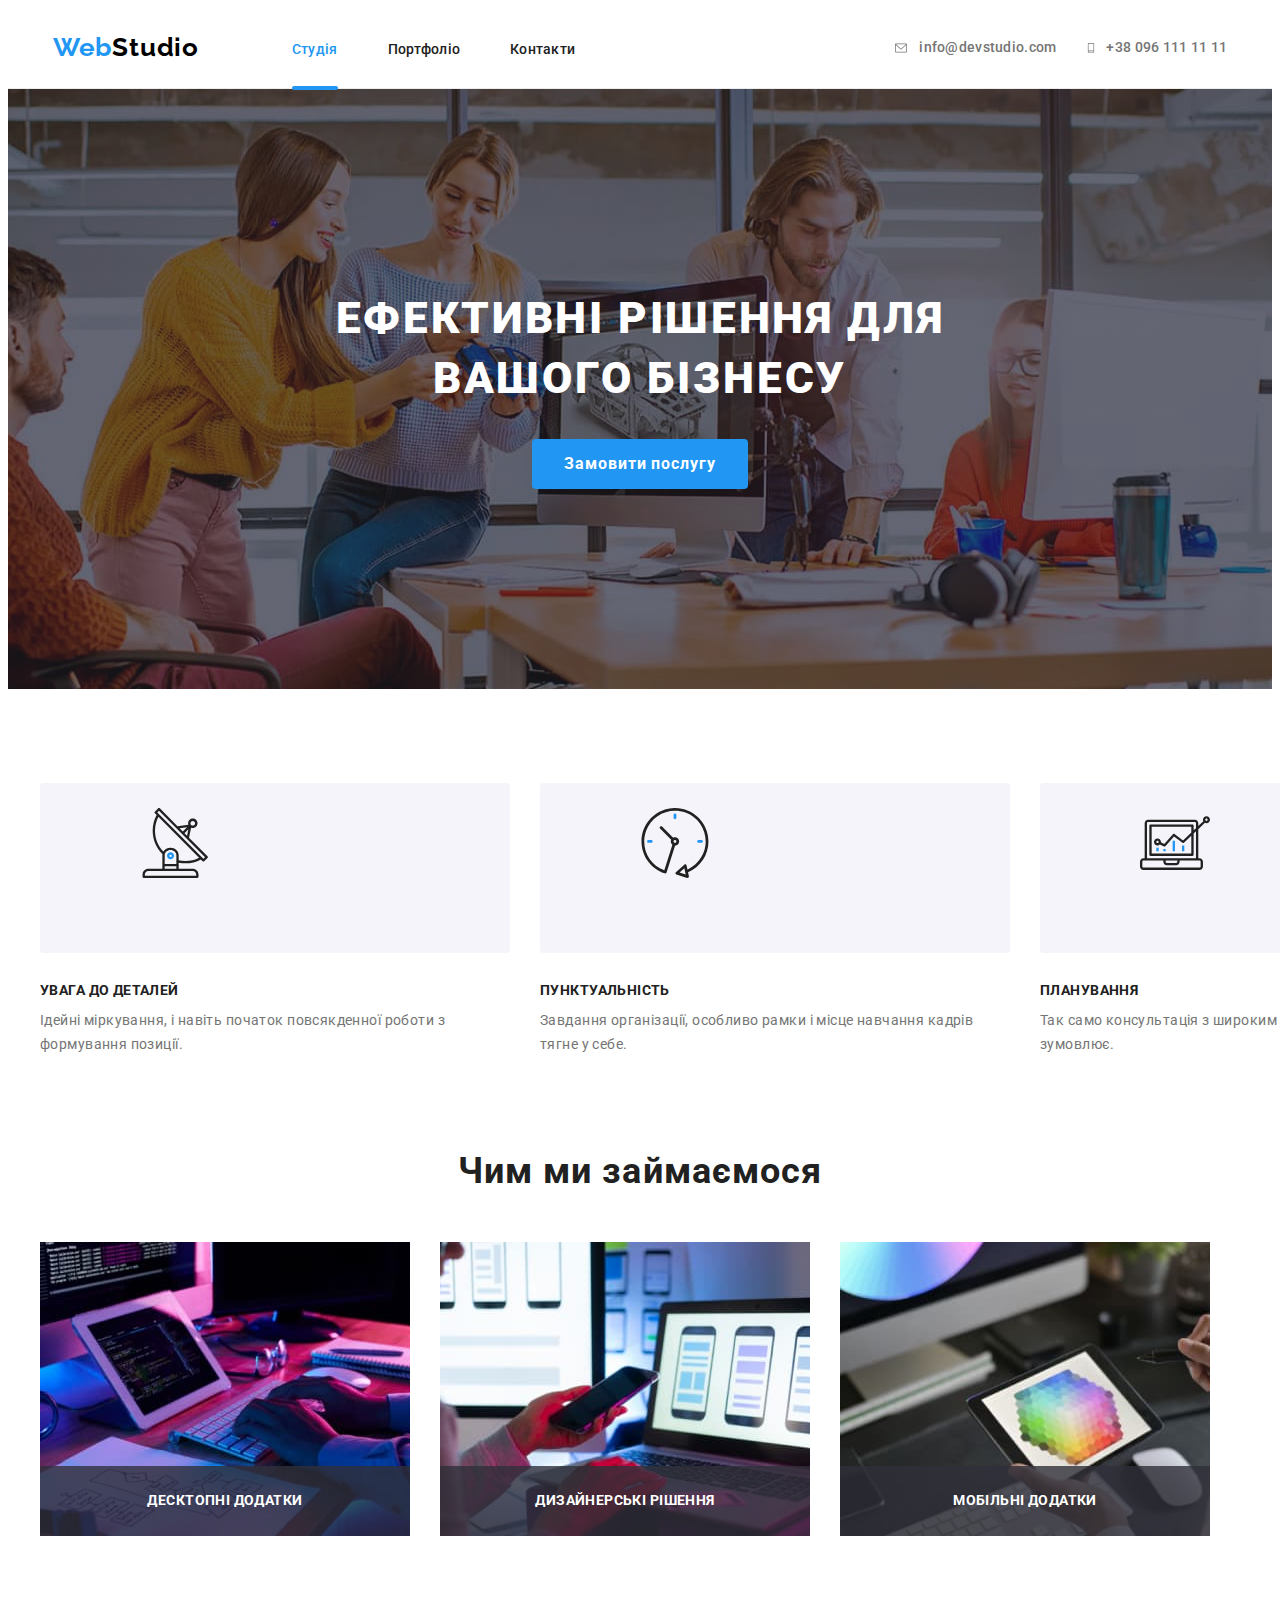
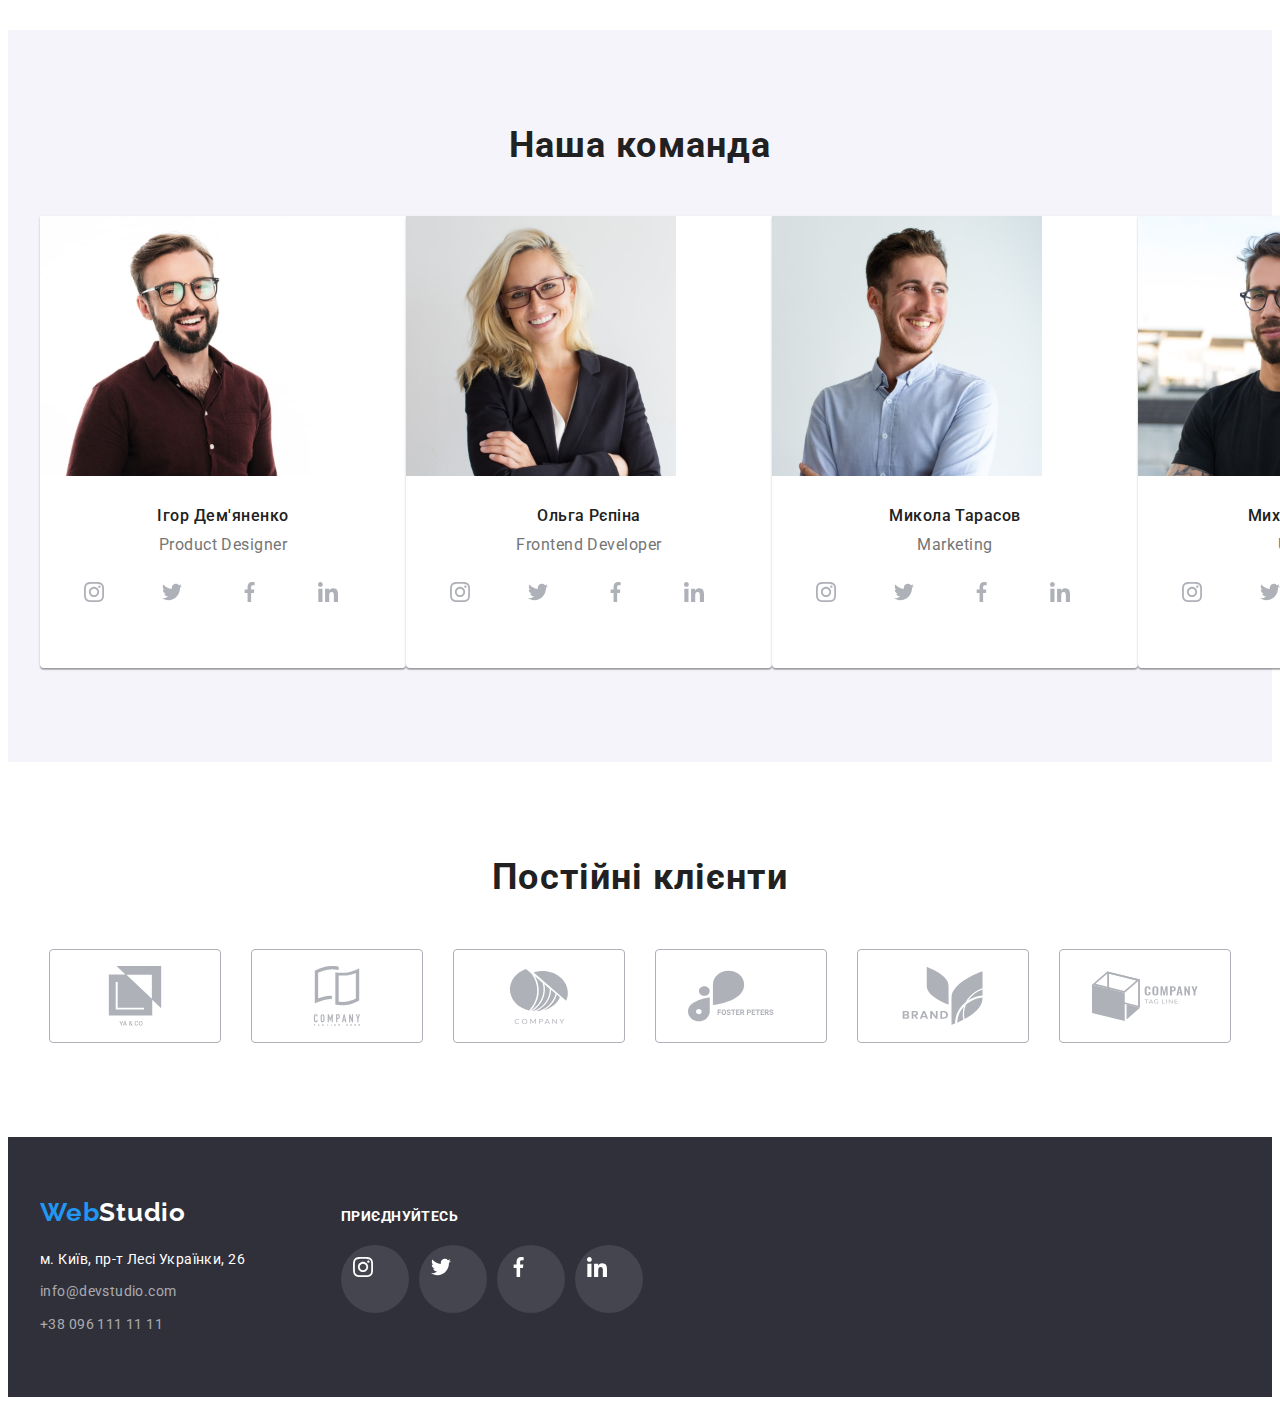
<file: index.html>
<!DOCTYPE html>
<html lang="uk">
  <head>
    <meta charset="UTF-8" />
    <meta http-equiv="X-UA-Compatible" content="IE=edge" />
    <meta name="viewport" content="width=device-width, initial-scale=1.0" />
    <title>WebStudio</title>
    <link rel="preconnect" href="https://fonts.googleapis.com" />
    <link rel="preconnect" href="https://fonts.gstatic.com" crossorigin />
    <link
      href="https://fonts.googleapis.com/css2?family=Raleway:wght@700&family=Roboto:wght@400;500;700;900&display=swap"
      rel="stylesheet"
    />
    <link
      rel="stylesheet"
      href="https://cdnjs.cloudflare.com/ajax/libs/modern-normalize/1.1.0/modern-normalize.min.css"
      integrity="sha512-wpPYUAdjBVSE4KJnH1VR1HeZfpl1ub8YT/NKx4PuQ5NmX2tKuGu6U/JRp5y+Y8XG2tV+wKQpNHVUX03MfMFn9Q=="
      crossorigin="anonymous"
      referrerpolicy="no-referrer"
    />
    <link rel="stylesheet" href="./css/styles.css" />
  </head>
  <body>
    <!--Header-->
    <header class="header">
      <div class="container navigation">
        <nav class="nav">
          <a class="header-logo" href="index.html" lang="en"
            ><span>Web</span>Studio</a
          >
          <ul class="header-nav list">
            <li class="nav-item accent-item">
              <a class="header-item link accent" href=""> Студія </a>
            </li>
            <li class="nav-item">
              <a class="header-item link" href="./portfolio.html">Портфоліо</a>
            </li>
            <li class="nav-item">
              <a class="header-item link" href="">Контакти</a>
            </li>
          </ul>
        </nav>
        <ul class="header-list list">
          <li class="link-item">
            <a
              class="header-item-list link mail"
              href="mailto:info@devstudio.com"
              ><svg class="header-icon" width="16" height="12">
                <use href="./img/symbol-defs.svg#icon-envelope"></use>
              </svg>

              info@devstudio.com</a
            >
          </li>
          <li class="link-item">
            <a class="header-item-list link" href="tel:+380961111111"
              ><svg class="header-icon" width="10" height="16">
                <use href="./img/symbol-defs.svg#icon-smartphone"></use>
              </svg>
              +38 096 111 11 11
            </a>
          </li>
        </ul>
      </div>
    </header>
    <!--Hero-->
    <main>
      <section class="hero">
        <div class="container">
          <h1 class="hero-title">Ефективні рішення для вашого бізнесу</h1>
          <button class="btn" data-modal-open type="button">
            Замовити послугу
          </button>
        </div>
      </section>
      <!--Feature-->
      <section class="feature">
        <div class="container feature-container">
          <h2 class="visually-hidden">Особливості</h2>
          <ul class="feature-list">
            <li class="feature-item link">
              <div class="feature-icon">
                <svg class="feature-icon-antenna" width="70" height="70">
                  <use href="./img/symbol-defs.svg#icon-antenna"></use>
                </svg>
              </div>
              <h3 class="feature-title">Увага до деталей</h3>
              <p class="feature-text">
                Ідейні міркування, і навіть початок повсякденної роботи з
                формування позиції.
              </p>
            </li>
            <li class="feature-item link">
              <div class="feature-icon">
                <svg class="feature-icon-clock" width="70" height="70">
                  <use href="./img/symbol-defs.svg#icon-clock"></use>
                </svg>
              </div>
              <h3 class="feature-title">Пунктуальність</h3>
              <p class="feature-text">
                Завдання організації, особливо рамки і місце навчання кадрів
                тягне у себе.
              </p>
            </li>
            <li class="feature-item link">
              <div class="feature-icon">
                <svg class="feature-icon-diagram" width="70" height="70">
                  <use href="./img/symbol-defs.svg#icon-diagram"></use>
                </svg>
              </div>
              <h3 class="feature-title">Планування</h3>
              <p class="feature-text">
                Так само консультація з широким активом значною мірою зумовлює.
              </p>
            </li>
            <li class="feature-item link">
              <div class="feature-icon">
                <svg class="feature-icon-astronaut" width="70" height="70">
                  <use href="./img/symbol-defs.svg#icon-astronaut"></use>
                </svg>
              </div>
              <h3 class="feature-title">Сучасні технології</h3>
              <p class="feature-text">
                Значимість цих проблем настільки очевидна, що реалізація
                планових завдань.
              </p>
            </li>
          </ul>
        </div>
      </section>
      <!--Projects-->
      <section class="projects">
        <div class="container">
          <h2 class="projects-title">Чим ми займаємося</h2>
          <ul class="projects-list">
            <li class="projects-item link">
              <img src="./img/notebook.jpg" alt="Ноутбук" width="370" />
              <p class="projects-item-text">Десктопні додатки</p>
            </li>
            <li class="projects-item link">
              <img
                src="./img/mobilephone.jpg"
                alt="Мобільний телефон"
                width="370"
              />
              <p class="projects-item-text">Дизайнерські рішення</p>
            </li>
            <li class="projects-item link">
              <img src="./img/tablet.jpg" alt="Планшет" width="370" />
              <p class="projects-item-text">Мобільні додатки</p>
            </li>
          </ul>
        </div>
      </section>
      <!--Team-->
      <section class="team">
        <div class="container">
          <h2 class="team-title">Наша команда</h2>
          <ul class="team-list">
            <li class="team-link link">
              <img src="./img/igor.jpg" alt="Ігор Дем'яненко" width="270" />
              <h3 class="team-member">Ігор Дем'яненко</h3>
              <p class="team-text" lang="en">Product Designer</p>
              <ul class="team-list-icon">
                <li class="team-icon">
                  <a href="" class="team-link-icon">
                    <svg class="icon-instagramm icon" width="20" height="20">
                      <use href="./img/symbol-defs.svg#icon-instagram"></use>
                    </svg>
                  </a>
                </li>
                <li class="team-icon">
                  <a href="" class="team-link-icon">
                    <svg class="icon-twitter icon" width="20" height="20">
                      <use href="./img/symbol-defs.svg#icon-twitter"></use>
                    </svg>
                  </a>
                </li>
                <li class="team-icon">
                  <a href="" class="team-link-icon">
                    <svg class="icon-facebook icon" width="20" height="20">
                      <use href="./img/symbol-defs.svg#icon-facebook"></use>
                    </svg>
                  </a>
                </li>
                <li class="team-icon">
                  <a href="" class="team-link-icon">
                    <svg class="icon-linkedin icon" width="20" height="20">
                      <use href="./img/symbol-defs.svg#icon-linkedin"></use>
                    </svg>
                  </a>
                </li>
              </ul>
            </li>
            <li class="team-link link">
              <img src="./img/olga.jpg" alt="Ольга Рєпіна" width="270" />
              <h3 class="team-member">Ольга Рєпіна</h3>
              <p class="team-text" lang="en">Frontend Developer</p>
              <ul class="team-list-icon">
                <li class="team-icon">
                  <a href="" class="team-link-icon">
                    <svg class="icon-instagramm icon" width="20" height="20">
                      <use href="./img/symbol-defs.svg#icon-instagram"></use>
                    </svg>
                  </a>
                </li>
                <li class="team-icon">
                  <a href="" class="team-link-icon">
                    <svg class="icon-twitter icon" width="20" height="20">
                      <use href="./img/symbol-defs.svg#icon-twitter"></use>
                    </svg>
                  </a>
                </li>
                <li class="team-icon">
                  <a href="" class="team-link-icon">
                    <svg class="icon-facebook icon" width="20" height="20">
                      <use href="./img/symbol-defs.svg#icon-facebook"></use>
                    </svg>
                  </a>
                </li>
                <li class="team-icon">
                  <a href="" class="team-link-icon">
                    <svg class="icon-linkedin icon" width="20" height="20">
                      <use href="./img/symbol-defs.svg#icon-linkedin"></use>
                    </svg>
                  </a>
                </li>
              </ul>
            </li>
            <li class="team-link link">
              <img src="./img/mukola.jpg" alt="Микола Тарасов" width="270" />
              <h3 class="team-member">Микола Тарасов</h3>
              <p class="team-text" lang="en">Marketing</p>
              <ul class="team-list-icon">
                <li class="team-icon">
                  <a href="" class="team-link-icon">
                    <svg class="icon-instagramm icon" width="20" height="20">
                      <use href="./img/symbol-defs.svg#icon-instagram"></use>
                    </svg>
                  </a>
                </li>
                <li class="team-icon">
                  <a href="" class="team-link-icon">
                    <svg class="icon-twitter icon" width="20" height="20">
                      <use href="./img/symbol-defs.svg#icon-twitter"></use>
                    </svg>
                  </a>
                </li>
                <li class="team-icon">
                  <a href="" class="team-link-icon">
                    <svg class="icon-facebook icon" width="20" height="20">
                      <use href="./img/symbol-defs.svg#icon-facebook"></use>
                    </svg>
                  </a>
                </li>
                <li class="team-icon">
                  <a href="" class="team-link-icon">
                    <svg class="icon-linkedin icon" width="20" height="20">
                      <use href="./img/symbol-defs.svg#icon-linkedin"></use>
                    </svg>
                  </a>
                </li>
              </ul>
            </li>
            <li class="team-link link">
              <img src="./img/muhailo.jpg" alt="Михайло Єрмаков" width="270" />
              <h3 class="team-member">Михайло Єрмаков</h3>
              <p class="team-text" lang="en">UI Designer</p>
              <ul class="team-list-icon">
                <li class="team-icon">
                  <a href="" class="team-link-icon">
                    <svg class="icon-instagramm icon" width="20" height="20">
                      <use href="./img/symbol-defs.svg#icon-instagram"></use>
                    </svg>
                  </a>
                </li>
                <li class="team-icon">
                  <a href="" class="team-link-icon">
                    <svg class="icon-twitter icon" width="20" height="20">
                      <use href="./img/symbol-defs.svg#icon-twitter"></use>
                    </svg>
                  </a>
                </li>
                <li class="team-icon">
                  <a href="" class="team-link-icon">
                    <svg class="icon-facebook icon" width="20" height="20">
                      <use href="./img/symbol-defs.svg#icon-facebook"></use>
                    </svg>
                  </a>
                </li>
                <li class="team-icon">
                  <a href="" class="team-link-icon">
                    <svg class="icon-linkedin icon" width="20" height="20">
                      <use href="./img/symbol-defs.svg#icon-linkedin"></use>
                    </svg>
                  </a>
                </li>
              </ul>
            </li>
          </ul>
        </div>
      </section>
      <!-- Clients -->
      <section class="client">
        <div class="container">
          <h2 class="team-title">Постійні клієнти</h2>
          <ul class="client-list">
            <li class="client-link">
              <a href="" class="client-item">
                <svg class="client-group" width="106" height="60">
                  <use href="./img/symbol-defs.svg#icon-group-6"></use>
                </svg>
              </a>
            </li>
            <li class="client-link">
              <a href="" class="client-item">
                <svg class="client-group" width="106" height="60">
                  <use href="./img/symbol-defs.svg#icon-group-1"></use>
                </svg>
              </a>
            </li>
            <li class="client-link">
              <a href="" class="client-item">
                <svg class="client-group" width="106" height="60">
                  <use href="./img/symbol-defs.svg#icon-group-2"></use>
                </svg>
              </a>
            </li>
            <li class="client-link">
              <a href="" class="client-item">
                <svg class="client-group" width="106" height="60">
                  <use href="./img/symbol-defs.svg#icon-group-4"></use>
                </svg>
              </a>
            </li>
            <li class="client-link">
              <a href="" class="client-item">
                <svg class="client-group" width="106" height="60">
                  <use href="./img/symbol-defs.svg#icon-group-3"></use>
                </svg>
              </a>
            </li>
            <li class="client-link">
              <a href="" class="client-item">
                <svg class="client-group" width="106" height="60">
                  <use href="./img/symbol-defs.svg#icon-group-5"></use>
                </svg>
              </a>
            </li>
          </ul>
        </div>
      </section>
    </main>
    <!--Footer-->
    <footer class="footer">
      <div class="container footer-container">
        <div class="address">
          <a class="footer-logo" href="./index.html" lang="en"
            ><span>Web</span>Studio</a
          >
          <address class="footer-address">
            <a
              class="footer-link map"
              href="https://goo.gl/maps/HF2iq81nu9bGhw1s8"
              target="_blank"
              >м. Київ, пр-т Лесі Українки, 26</a
            >
            <a class="footer-link clarity mail" href="mailto:info@devstudio.com"
              >info@devstudio.com</a
            >

            <a class="footer-link clarity" href="tel:+380961111111"
              >+38 096 111 11 11</a
            >
          </address>
        </div>

        <div class="join">
          <p class="join-title">приєднуйтесь</p>
          <ul class="join-list">
            <li class="join-link">
              <a href="#" class="join-item">
                <svg class="join-icon" width="20" height="20">
                  <use href="./img/symbol-defs.svg#icon-instagram"></use>
                </svg>
              </a>
            </li>
            <li class="join-link">
              <a href="" class="join-item">
                <svg class="join-icon" width="20" height="20">
                  <use href="./img/symbol-defs.svg#icon-twitter"></use>
                </svg>
              </a>
            </li>
            <li class="join-link">
              <a href="" class="join-item">
                <svg class="join-icon" width="20" height="20">
                  <use href="./img/symbol-defs.svg#icon-facebook"></use>
                </svg>
              </a>
            </li>
            <li class="join-link">
              <a href="" class="join-item">
                <svg class="join-icon" width="20" height="20">
                  <use href="./img/symbol-defs.svg#icon-linkedin"></use>
                </svg>
              </a>
            </li>
          </ul>
        </div>
      </div>
    </footer>
    <div data-modal class="backdrop is-hidden">
      <div class="modal">
        <button tupe="button" data-modal-close class="modal-btn">
          <svg width="18" height="18">
            <use href="./img/symbol-defs.svg#icon-close-black"></use>
          </svg>
        </button>
      </div>
    </div>
    <script src="./js/modal.js"></script>
  </body>
</html>
</file>
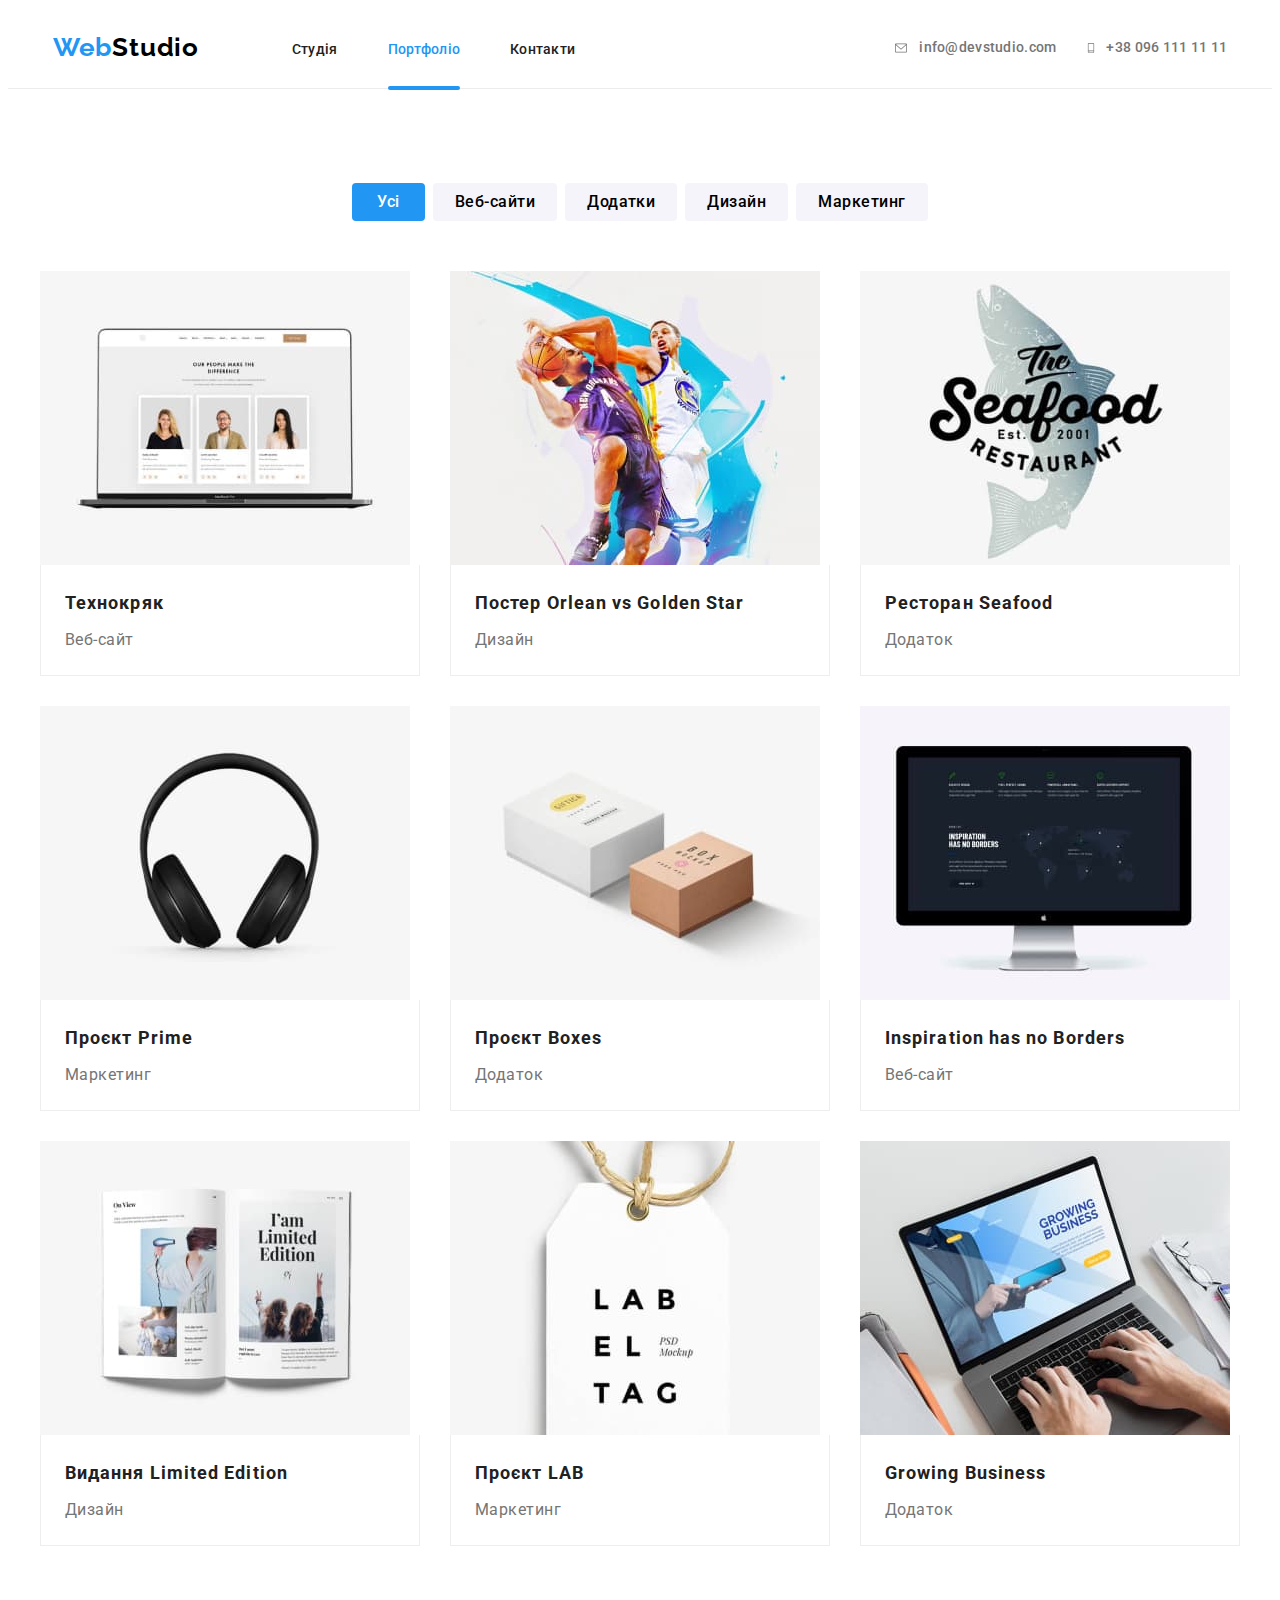
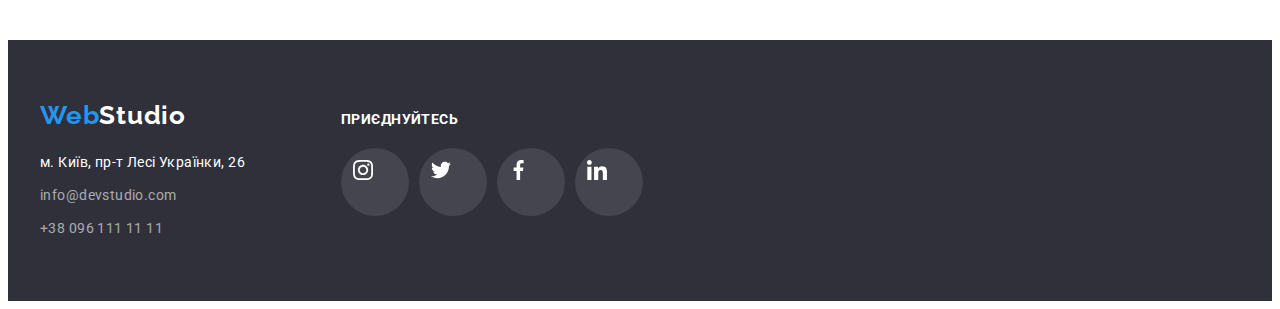
<file: portfolio.html>
<!DOCTYPE html>
<html lang="uk">
  <head>
    <meta charset="UTF-8" />
    <meta http-equiv="X-UA-Compatible" content="IE=edge" />
    <meta name="viewport" content="width=device-width, initial-scale=1.0" />
    <title>Portfolio</title>
    <link rel="preconnect" href="https://fonts.googleapis.com" />
    <link rel="preconnect" href="https://fonts.gstatic.com" crossorigin />
    <link
      href="https://fonts.googleapis.com/css2?family=Raleway:wght@700&family=Roboto:wght@400;500;700;900&display=swap"
      rel="stylesheet"
    />
    <link
      rel="stylesheet"
      href="https://cdnjs.cloudflare.com/ajax/libs/modern-normalize/1.1.0/modern-normalize.min.css"
      integrity="sha512-wpPYUAdjBVSE4KJnH1VR1HeZfpl1ub8YT/NKx4PuQ5NmX2tKuGu6U/JRp5y+Y8XG2tV+wKQpNHVUX03MfMFn9Q=="
      crossorigin="anonymous"
      referrerpolicy="no-referrer"
    />
    <link rel="stylesheet" href="./css/styles.css" />
  </head>
  <body>
    <!--Header-->
    <header class="header">
      <div class="container navigation">
        <nav class="nav">
          <a class="header-logo" href="index.html"><span>Web</span>Studio</a>
          <ul class="header-nav list">
            <li class="item">
              <a class="header-item link" href="./index.html">Студія</a>
            </li>
            <li class="item">
              <a class="header-item link accent" href="./portfolio.html"
                >Портфоліо</a
              >
            </li>
            <li class="item">
              <a class="header-item link" href="">Контакти</a>
            </li>
          </ul>
        </nav>
        <ul class="header-list list">
          <li class="link-item">
            <a
              class="header-item-list link mail"
              href="mailto:info@devstudio.com"
              ><svg class="header-icon" width="16" height="12">
                <use href="./img/symbol-defs.svg#icon-envelope"></use>
              </svg>

              info@devstudio.com</a
            >
          </li>
          <li class="link-item">
            <a class="header-item-list link" href="tel:+380961111111"
              ><svg class="header-icon" width="10" height="16">
                <use href="./img/symbol-defs.svg#icon-smartphone"></use>
              </svg>
              +38 096 111 11 11</a
            >
          </li>
        </ul>
      </div>
    </header>
    <!--Alinement-->
    <main>
      <section class="portfolio">
        <div class="container button">
          <h1 class="visually-hidden">Портфолио</h1>
          <ul class="button-list">
            <li class="btn-item">
              <button class="portfolio-btn fbtn" type="button">Усі</button>
            </li>
            <li class="btn-item">
              <button class="portfolio-btn" type="button">Веб-сайти</button>
            </li>
            <li class="btn-item">
              <button class="portfolio-btn" type="button">Додатки</button>
            </li>
            <li class="btn-item">
              <button class="portfolio-btn" type="button">Дизайн</button>
            </li>
            <li class="btn-item">
              <button class="portfolio-btn" type="button">Маркетинг</button>
            </li>
          </ul>
        </div>
        <div class="container">
          <ul class="portfolio-list">
            <li class="portfolio-item">
              <a class="portfolio-link" href="">
                <div class="overlay">
                  <img
                    src="./img/tehno.jpg"
                    alt="макет веб-сайта"
                    width="370"
                  />
                  <p class="overlay-text">
                    Ресурс пропонує комплексні пропозиції з різним рівнем
                    функціоналу та сервісів. Все це дозволить відвідувачу
                    отримати вичерпні відомості про компанію чи приватну особу.
                  </p>
                </div>
                <div class="link-text">
                  <h2 class="portfolio-title">Технокряк</h2>
                  <p class="portfolio-text">Веб-сайт</p>
                </div>
              </a>
            </li>

            <li class="portfolio-item">
              <a class="portfolio-link" href="">
                <div class="overlay">
                  <img
                    src="./img/poster.jpg"
                    alt="два баскетболісти"
                    width="370"
                  />
                  <p class="overlay-text">
                    Ресурс пропонує комплексні пропозиції з різним рівнем
                    функціоналу та сервісів. Все це дозволить відвідувачу
                    отримати вичерпні відомості про компанію чи приватну особу.
                  </p>
                </div>
                <div class="link-text">
                  <h2 class="portfolio-title">Постер Orlean vs Golden Star</h2>
                  <p class="portfolio-text">Дизайн</p>
                </div>
              </a>
            </li>
            <li class="portfolio-item">
              <a class="portfolio-link" href="">
                <div class="overlay">
                  <img
                    src="./img/seafood.jpg"
                    alt="логотип ресторана"
                    width="370"
                  />
                  <p class="overlay-text">
                    Ресурс пропонує комплексні пропозиції з різним рівнем
                    функціоналу та сервісів. Все це дозволить відвідувачу
                    отримати вичерпні відомості про компанію чи приватну особу.
                  </p>
                </div>
                <div class="link-text">
                  <h2 class="portfolio-title">Ресторан Seafood</h2>
                  <p class="portfolio-text">Додаток</p>
                </div>
              </a>
            </li>
            <li class="portfolio-item">
              <a class="portfolio-link" href="">
                <div class="overlay">
                  <img
                    src="./img/project-prime.jpg"
                    alt="навушники"
                    width="370"
                  />
                  <p class="overlay-text">
                    Ресурс пропонує комплексні пропозиції з різним рівнем
                    функціоналу та сервісів. Все це дозволить відвідувачу
                    отримати вичерпні відомості про компанію чи приватну особу.
                  </p>
                </div>
                <div class="link-text">
                  <h2 class="portfolio-title">Проєкт Prime</h2>
                  <p class="portfolio-text">Маркетинг</p>
                </div>
              </a>
            </li>
            <li class="portfolio-item">
              <a class="portfolio-link" href="">
                <div class="overlay">
                  <img
                    src="./img/project-boxes.jpg"
                    alt="велика і маленька коробка"
                    width="370"
                  />
                  <p class="overlay-text">
                    Ресурс пропонує комплексні пропозиції з різним рівнем
                    функціоналу та сервісів. Все це дозволить відвідувачу
                    отримати вичерпні відомості про компанію чи приватну особу.
                  </p>
                </div>
                <div class="link-text">
                  <h2 class="portfolio-title">Проєкт Boxes</h2>
                  <p class="portfolio-text">Додаток</p>
                </div>
              </a>
            </li>
            <li class="portfolio-item">
              <a class="portfolio-link" href="">
                <div class="overlay">
                  <img
                    src="./img/inspiration.jpg"
                    alt="макет веб-сайта"
                    width="370"
                  />
                  <p class="overlay-text">
                    Ресурс пропонує комплексні пропозиції з різним рівнем
                    функціоналу та сервісів. Все це дозволить відвідувачу
                    отримати вичерпні відомості про компанію чи приватну особу.
                  </p>
                </div>
                <div class="link-text">
                  <h2 class="portfolio-title">Inspiration has no Borders</h2>
                  <p class="portfolio-text">Веб-сайт</p>
                </div>
              </a>
            </li>
            <li class="portfolio-item">
              <a class="portfolio-link" href="">
                <div class="overlay">
                  <img
                    src="./img/limited-edition.jpg"
                    alt="розгорнутий журнал"
                    width="370"
                  />
                  <p class="overlay-text">
                    Ресурс пропонує комплексні пропозиції з різним рівнем
                    функціоналу та сервісів. Все це дозволить відвідувачу
                    отримати вичерпні відомості про компанію чи приватну особу.
                  </p>
                </div>
                <div class="link-text">
                  <h2 class="portfolio-title">Видання Limited Edition</h2>
                  <p class="portfolio-text">Дизайн</p>
                </div>
              </a>
            </li>
            <li class="portfolio-item">
              <a class="portfolio-link" href="">
                <div class="overlay">
                  <img src="./img/project-lab.jpg" alt="бирка" width="370" />
                  <p class="overlay-text">
                    Ресурс пропонує комплексні пропозиції з різним рівнем
                    функціоналу та сервісів. Все це дозволить відвідувачу
                    отримати вичерпні відомості про компанію чи приватну особу.
                  </p>
                </div>
                <div class="link-text">
                  <h2 class="portfolio-title">Проєкт LAB</h2>
                  <p class="portfolio-text">Маркетинг</p>
                </div>
              </a>
            </li>
            <li class="portfolio-item">
              <a class="portfolio-link" href="">
                <div class="overlay">
                  <img
                    src="./img/growing-business.jpg"
                    alt="Ноутбук"
                    width="370"
                  />
                  <p class="overlay-text">
                    Ресурс пропонує комплексні пропозиції з різним рівнем
                    функціоналу та сервісів. Все це дозволить відвідувачу
                    отримати вичерпні відомості про компанію чи приватну особу.
                  </p>
                </div>
                <div class="link-text">
                  <h2 class="portfolio-title">Growing Business</h2>
                  <p class="portfolio-text">Додаток</p>
                </div>
              </a>
            </li>
          </ul>
        </div>
      </section>
    </main>
    <!--Footer-->
    <footer class="footer">
      <div class="container footer-container">
        <div class="address">
          <a class="footer-logo" href="./index.html" lang="en"
            ><span>Web</span>Studio</a
          >
          <address class="footer-address">
            <a
              class="footer-link map"
              href="https://goo.gl/maps/HF2iq81nu9bGhw1s8"
              target="_blank"
              >м. Київ, пр-т Лесі Українки, 26</a
            >
            <a class="footer-link clarity mail" href="mailto:info@devstudio.com"
              >info@devstudio.com</a
            >
            <a class="footer-link clarity" href="tel:+380961111111"
              >+38 096 111 11 11</a
            >
          </address>
        </div>

        <div class="join">
          <h2 class="join-title">приєднуйтесь</h2>
          <ul class="join-list">
            <li class="join-link">
              <a href="#" class="join-item">
                <svg class="join-icon" width="20" height="20">
                  <use href="./img/symbol-defs.svg#icon-instagram"></use>
                </svg>
              </a>
            </li>
            <li class="join-link">
              <a href="" class="join-item">
                <svg class="join-icon" width="20" height="20">
                  <use href="./img/symbol-defs.svg#icon-twitter"></use>
                </svg>
              </a>
            </li>
            <li class="join-link">
              <a href="" class="join-item">
                <svg class="join-icon" width="20" height="20">
                  <use href="./img/symbol-defs.svg#icon-facebook"></use>
                </svg>
              </a>
            </li>
            <li class="join-link">
              <a href="" class="join-item">
                <svg class="join-icon" width="20" height="20">
                  <use href="./img/symbol-defs.svg#icon-linkedin"></use>
                </svg>
              </a>
            </li>
          </ul>
        </div>
      </div>
    </footer>
  </body>
</html>
</file>
<file: css/styles.css>
body {
  font-family: "Roboto", sans-serif;
  background-color: var(--backcolor-white);
  color: var(--color-title);
}

:root {
  --color-title: #212121;
  --color-text: #757575;
  --backcolor-grey: #2f303a;
  --color-accent: #2196f3;
  --text-white: #ffffff;
  --logo-header: #000000;
  --back-color: #f5f4fa;
  --backcolor-white: #ffffff;
  --color-clarity: rgba(255, 255, 255, 0.6);
  --color-button: #188ce8;
  --transition-color: color 250ms cubic-bezier(0.4, 0, 0.2, 1);
  --transition-background-color: background-color 250ms
    cubic-bezier(0.4, 0, 0.2, 1);
}
.container {
  width: 1200px;
  padding: 0px 15px;
  margin: 0px auto;
}

p,
h1,
h2,
h3,
h4,
h5,
h6 {
  margin: 0px;
}

ul,
ol {
  margin: 0px;
  padding-left: 0px;
  list-style: none;
}

a {
  color: currentColor;
  text-decoration: none;
}

img {
  display: block;
  height: auto;
  max-width: 100%;
}

/* --------------Header-------------- */

.navigation {
  display: flex;
  align-items: center;
  justify-content: center;
}

.header {
  border-bottom: 1px solid #ececec;
}

.nav {
  display: flex;
  align-items: center;
}

.header-nav {
  display: flex;
  margin-right: 318px;
  gap: 50px;
}

.header-list {
  display: flex;
  gap: 30px;
}

.list .link {
  padding-top: 32px;
  padding-bottom: 32px;
}

.header-logo {
  margin-right: 93px;
  padding-top: 24px;
  padding-bottom: 25px;
  font-family: "Raleway", sans-serif;
  font-weight: 700;
  font-size: 26px;
  line-height: 1.19;
  color: var(--logo-header);
  letter-spacing: 0.03em;
  text-decoration: none;
}

span {
  color: var(--color-accent);
}

.header-nav .header-item.accent {
  color: var(--color-accent);
}

.header-item {
  font-weight: 500;
  font-size: 14px;
  line-height: 1.14;
  letter-spacing: 0.02em;
  color: var(--color-title);
  transition: var(--transition-color);
}

.header-item {
  position: relative;
}
.accent::after {
  content: "";
  position: absolute;
  bottom: -1px;
  left: 0;
  height: 4px;
  width: 100%;
  background-color: var(--color-accent);
  border-radius: 2px;
  overflow: hidden;
}

.header-item:hover,
.header-item:focus {
  color: var(--color-accent);
}
.header-item-list:hover,
.header-item-list:focus {
  color: var(--color-accent);
}

.link-item .mail {
  margin-bottom: 0px;
}

.header-item-list {
  display: flex;
  align-items: center;
  justify-content: center;
  margin-bottom: 0px;
  font-weight: 500;
  font-size: 14px;
  line-height: 1.14;
  letter-spacing: 0.02em;
  color: var(--color-text);
  transition: var(--transition-color);
}

.header-item-list > .header-icon {
  margin-right: 10px;
  fill: currentColor;
}

/* -----------------Hero-------------- */

.hero {
  padding: 200px 0px;
  background-color: var(--backcolor-grey);

  background-image: linear-gradient(
      to right,
      rgba(47, 48, 58, 0.4),
      rgba(47, 48, 58, 0.4)
    ),
    url(../img/baclground.jpg);
  background-repeat: no-repeat;
  max-width: 1600px;
  max-height: 600px;
  margin: 0 auto;
  text-align: center;
  background-position: center;
  background-size: cover;
}

.hero-title {
  max-width: 696px;
  font-weight: 900;
  font-size: 44px;
  line-height: 1.36;
  letter-spacing: 0.06em;
  text-transform: uppercase;
  color: var(--text-white);
  margin-bottom: 30px;
  margin: 0px auto 30px auto;
}

.btn {
  display: inline-block;
  padding: 10px 32px;
  border-radius: 4px;
  min-width: 216px;
  border: 0px;
  text-align: center;
  font-family: "Roboto";
  font-weight: 700;
  font-size: 16px;
  line-height: 1.88;
  letter-spacing: 0.06em;
  color: var(--text-white);
  background-color: var(--color-accent);
  cursor: pointer;
  transition: var(--transition-background-color);
}

.btn:hover,
.btn:focus {
  background-color: var(--color-button);
}

/* ---------------Feature---------------- */
.feature {
  padding-top: 94px;
  padding-bottom: 94px;
}

.feature-item {
  flex-basis: calc(100% - 90px / 4);
}
.feature-icon {
  display: flex;
  padding: 25px 100px;
  width: 270px;
  height: 120px;
  background-color: #f5f4fa;
  border-radius: 4px;
  margin-bottom: 30px;
}

.feature-title {
  font-weight: 700;
  font-size: 14px;
  line-height: 1.14;
  letter-spacing: 0.03em;
  text-transform: uppercase;
  margin-bottom: 10px;
}

.feature-text {
  font-size: 14px;
  line-height: 1.71;
  letter-spacing: 0.03em;
  color: var(--color-text);
}

.feature-list {
  display: flex;
  gap: 30px;
}
.feature-icon {
  fill: #000000;
}

/* -------------Projects--------------- */

.projects-title {
  font-weight: 700;
  font-size: 36px;
  line-height: 1.16;
  text-align: center;
  letter-spacing: 0.03em;
  margin-bottom: 50px;
}

.projects {
  padding-bottom: 94px;
}

.projects-list {
  display: flex;
  gap: 30px;
}
/* .projects-item.projects-img {
  position: relative;
} */
.projects-item {
  position: relative;
  flex-basis: calc(100% -60px / 3);
}
.projects-item-text {
  position: absolute;
  display: flex;
  align-items: center;
  justify-content: center;
  bottom: 0;
  left: 0;
  background-color: rgba(47, 48, 58, 0.8);
  width: 100%;
  height: 70px;
  font-weight: 700;
  font-size: 14px;
  line-height: 1.14;
  text-align: center;
  letter-spacing: 0.03em;
  text-transform: uppercase;
  color: var(--text-white);
}

/* -------------Team--------------- */

.team {
  background-color: var(--back-color);
  padding-top: 94px;
  padding-bottom: 94px;
}

.team-title {
  font-weight: 700;
  font-size: 36px;
  line-height: 1.17;
  text-align: center;
  letter-spacing: 0.03em;
  color: var(--color-title);
  margin-bottom: 50px;
}
.team-member {
  margin-bottom: 10px;
  padding-top: 30px;
  font-weight: 500;
  font-size: 16px;
  line-height: 1.19;
  text-align: center;
  letter-spacing: 0.03em;
  color: var(--color-title);
}

.team-link {
  flex-basis: calc(100% / 4 - 30px);
  background-color: #ffffff;
  border-radius: 0px 0px 4px 4px;
  box-shadow: 0px 1px 3px rgba(0, 0, 0, 0.12), 0px 1px 1px rgba(0, 0, 0, 0.14),
    0px 2px 1px rgba(0, 0, 0, 0.2);
}

.team-text {
  margin-bottom: 16px;
  font-weight: 400;
  font-size: 16px;
  line-height: 1.19;
  text-align: center;
  letter-spacing: 0.03em;
  color: var(--color-text);
}
.team-list {
  display: flex;
  justify-content: space-between;
}
.team-link-icon {
  display: block;
  width: 44px;
  height: 44px;
  padding: 12px;
  border-radius: 50%;
  transition: var(--transition-background-color), var(--transition-color),
    border-radius 250ms cubic-bezier(0.4, 0, 0.2, 1);
}
.team-list-icon {
  display: flex;
  align-items: center;
  justify-content: center;
  gap: 10px;
  padding-left: 32px;
  padding-right: 32px;
  padding-bottom: 30px;
}
.team-icon .icon {
  fill: #afb1b8;
}

.team-link-icon:hover,
.team-link-icon:focus {
  border-radius: 50%;
  background-color: #2196f3;
}

.team-link-icon:focus .icon,
.team-link-icon:hover .icon {
  fill: #ffffff;
}

/* -------------Client--------------- */

.client {
  padding-top: 94px;
  padding-bottom: 94px;
}

.client-list {
  display: flex;
  gap: 30px;
  justify-content: center;
}

.client-item {
  display: flex;
  justify-content: center;
  align-items: center;
  border: 1px solid #afb1b8;
  border-radius: 4px;
  width: 170px;
  height: 92px;
  transition: var(--transition-color), border 250ms cubic-bezier(0.4, 0, 0.2, 1);
}

.client-group {
  fill: #afb1b8;
}

.client-item:hover .client-group,
.client-item:focus .client-group {
  fill: var(--color-accent);
}

.client-item:hover,
.client-item:focus {
  fill: var(--color-accent);
  border: 1px solid var(--color-accent);
}
/* -------------Footer--------------- */

.footer {
  background-color: var(--backcolor-grey);
  padding-top: 60px;
  padding-bottom: 60px;
  margin: 0 auto;
}

.footer-logo {
  display: inline-block;
  margin-bottom: 20px;
  font-family: "Raleway";
  font-weight: 700;
  font-size: 26px;
  line-height: 1.19;
  letter-spacing: 0.03em;
  color: var(--text-white);
}
.footer-link {
  color: var(--text-white);
  transition: var(--transition-color);
}

.clarity {
  display: block;
  font-style: normal;
  font-size: 14px;
  line-height: 1.71;
  letter-spacing: 0.03em;
  color: var(--color-clarity);
}
.mail {
  margin-bottom: 9px;
}

.map {
  display: block;
  margin-bottom: 9px;
  font-style: normal;
  font-size: 14px;
  line-height: 1.71;
  letter-spacing: 0.03em;
}
.map:hover,
.map:focus {
  color: var(--color-accent);
}

.clarity:hover,
.clarity:focus {
  color: var(--color-accent);
}

.footer-address {
  display: block;
  width: 231px;
}
.footer-container {
  display: flex;
  align-items: baseline;
}
.address {
  flex-direction: column;
  margin-right: 70px;
}

/* --------------Join---------------------- */

.join {
  display: flex;
  flex-direction: column;
}

.join-title {
  margin-bottom: 20px;
  font-weight: 700;
  font-size: 14px;
  line-height: 1.14;
  letter-spacing: 0.03em;
  text-transform: uppercase;
  color: #ffffff;
}

.join-list {
  display: flex;
  gap: 10px;
}

.join-link {
  display: flex;
  justify-content: center;
  align-items: center;
}

.join-item {
  background: rgba(255, 255, 255, 0.1);
  border-radius: 50%;
  width: 44px;
  height: 44px;
  padding: 12px;
  transition: var(--transition-background-color);
}

.join-icon {
  fill: var(--text-white);
}

.join-item:hover,
.join-item:focus {
  background-color: var(--color-accent);
}

/* --------------Alinement---------------- */

.visually-hidden {
  position: absolute;
  width: 1px;
  height: 1px;
  margin: -1px;
  border: 0;
  padding: 0;

  white-space: nowrap;
  clip-path: inset(100%);
  clip: rect(0 0 0 0);
  overflow: hidden;
}

.portfolio {
  padding-top: 94px;
  padding-bottom: 94px;
}

.button > .button-list {
  display: flex;
  margin-bottom: 50px;
  gap: 8px;
  justify-content: center;
}
.portfolio-btn {
  border: 0px;
  padding: 6px 22px;
  border-radius: 4px;
  font-family: "Roboto";
  font-weight: 500;
  font-size: 16px;
  line-height: 1.62;
  text-align: center;
  letter-spacing: 0.03em;
  background-color: var(--back-color);
  cursor: pointer;
  transition: var(--transition-background-color), var(--transition-color);
}
.btn-item > .fbtn {
  padding: 6px 25px;
  background-color: var(--color-accent);
  color: var(--text-white);
}

.portfolio-btn:hover,
.portfolio-btn:focus {
  background-color: var(--color-accent);
  color: var(--text-white);
}

.portfolio-list {
  display: flex;
  flex-wrap: wrap;
  gap: 30px;
}

.portfolio-item {
  flex-basis: calc((100% - 60px) / 3);
}

.portfolio-title {
  font-weight: 700;
  font-size: 18px;
  line-height: 2;
  letter-spacing: 0.06em;
  color: var(--color-title);
  margin-bottom: 4px;
}
.portfolio-text {
  font-size: 16px;
  line-height: 1.88;
  letter-spacing: 0.03em;
  color: var(--color-text);
}

.link-text {
  border: 1px solid #eeeeee;
  border-top: none;
  padding: 20px 24px;
}

.portfolio-link {
  display: block;
  transition: box-shadow 250ms cubic-bezier(0.4, 0, 0.2, 1);
}

.portfolio-link:hover,
.portfolio-link:focus {
  box-shadow: 0px 1px 1px rgba(0, 0, 0, 0.12), 0px 4px 4px rgba(0, 0, 0, 0.06),
    1px 4px 6px rgba(0, 0, 0, 0.16);
}

.overlay {
  position: relative;
  overflow: hidden;
  justify-content: center;
  align-items: center;
}

.portfolio-link:hover .overlay-text,
.portfolio-link:focus .overlay-text {
  transform: translateY(0);
}

.overlay-text {
  display: flex;
  padding-left: 24px;
  padding-right: 24px;
  position: absolute;
  width: 100%;
  height: 100%;
  bottom: 0;
  left: 0;
  transform: translateY(101%);
  transition: transform 250ms cubic-bezier(0.4, 0, 0.2, 1);
  font-size: 18px;
  line-height: 1.56;
  letter-spacing: 0.03em;
  color: #ffffff;
  background: rgba(33, 150, 243, 0.9);
  align-items: center;
  justify-content: center;
}
/* -----------Modal--------------- */
.backdrop {
  position: fixed;
  left: 0;
  bottom: 0;
  width: 100%;
  height: 100%;
  background: rgba(0, 0, 0, 0.2);
  opacity: 1;
  transition: opacity 250ms cubic-bezier(0.4, 0, 0.2, 1),
    visibility 250ms cubic-bezier(0.4, 0, 0.2, 1);
}

.backdrop.is-hidden {
  visibility: hidden;
  opacity: 0;
  pointer-events: none;
}
.backdrop.is-hidden.modal {
  transform: translate(-50%, -50%) scale(0.8);
}
.modal {
  position: absolute;
  width: 528px;
  height: 581px;
  background-color: var(--backcolor-white);
  top: 50%;
  left: 50%;
  transform: translate(-50%, -50%) scale(1);
}

.modal-btn {
  position: absolute;
  display: flex;
  align-items: center;
  justify-content: center;
  width: 30px;
  height: 30px;
  right: 8px;
  top: 8px;
  background-color: var(--backcolor-white);
  border: 1px solid rgba(0, 0, 0, 0.1);
  border-radius: 50%;
  cursor: pointer;
}
</file>
